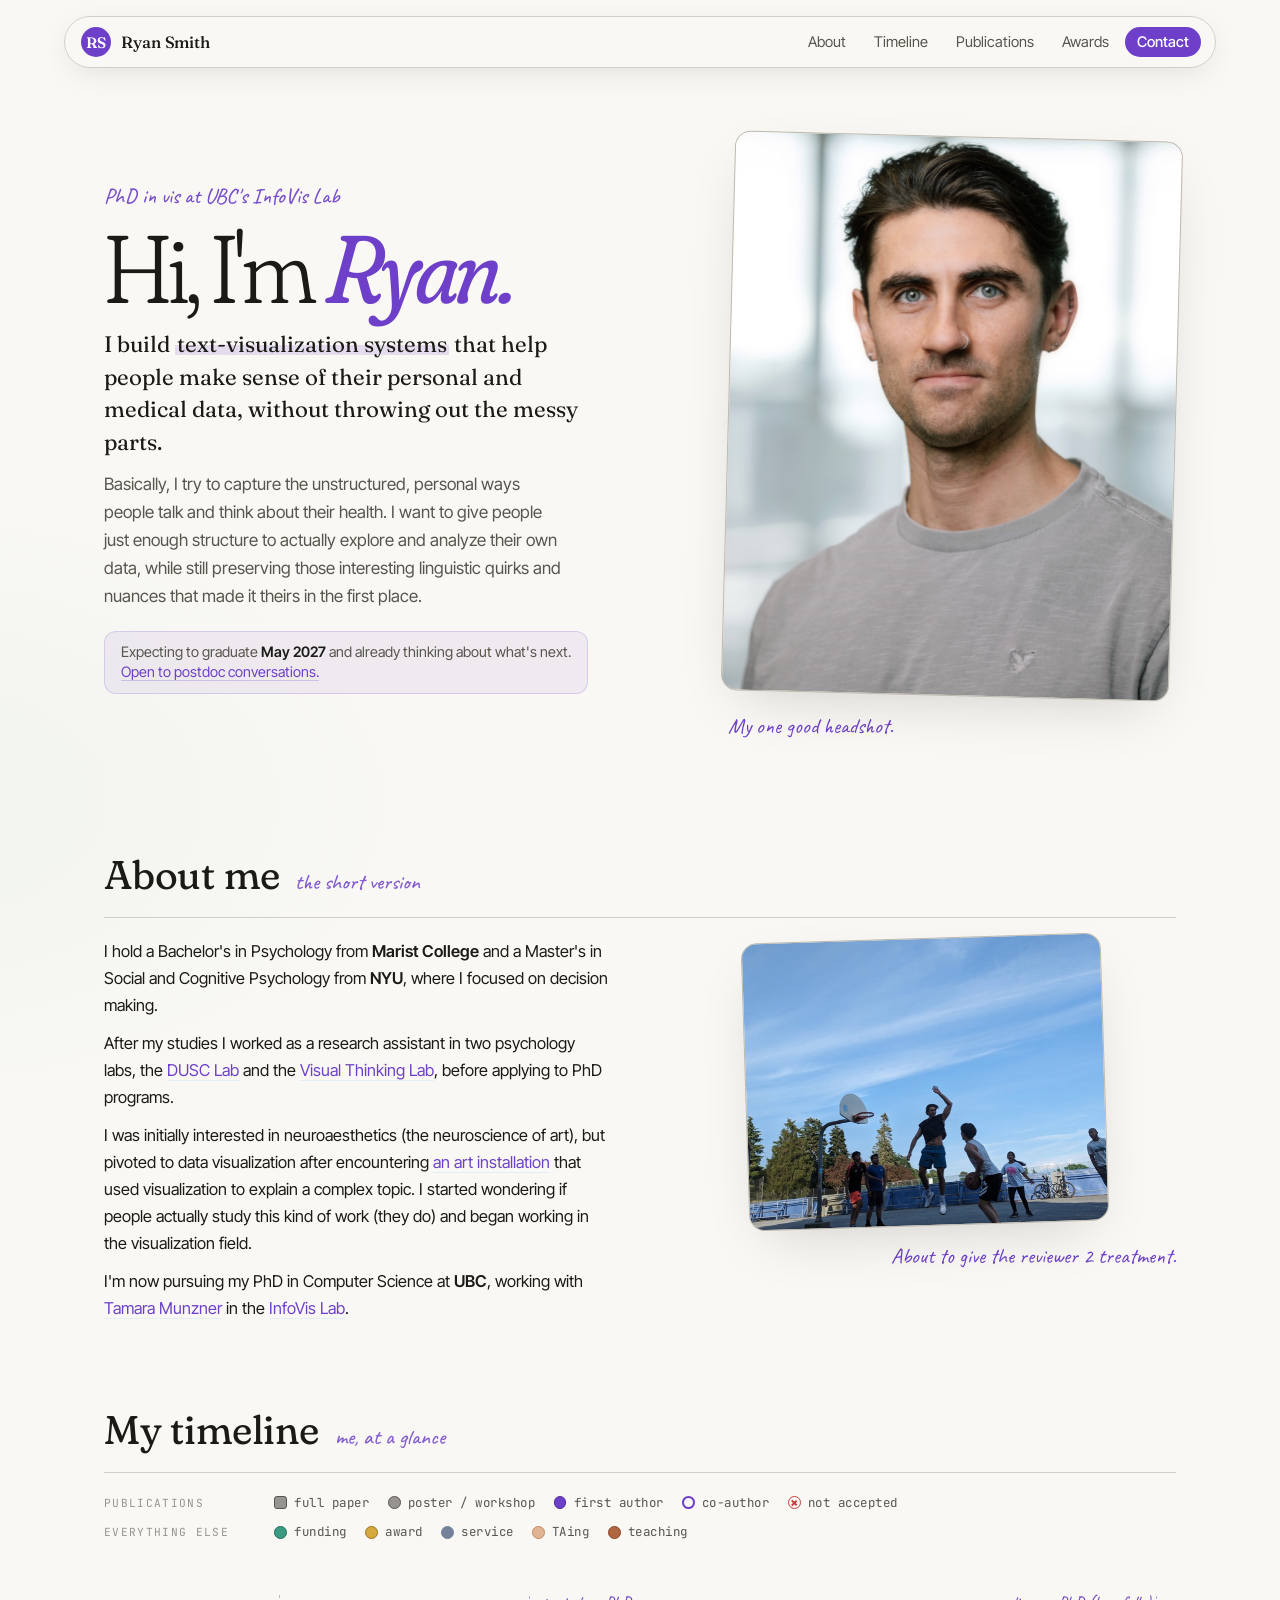
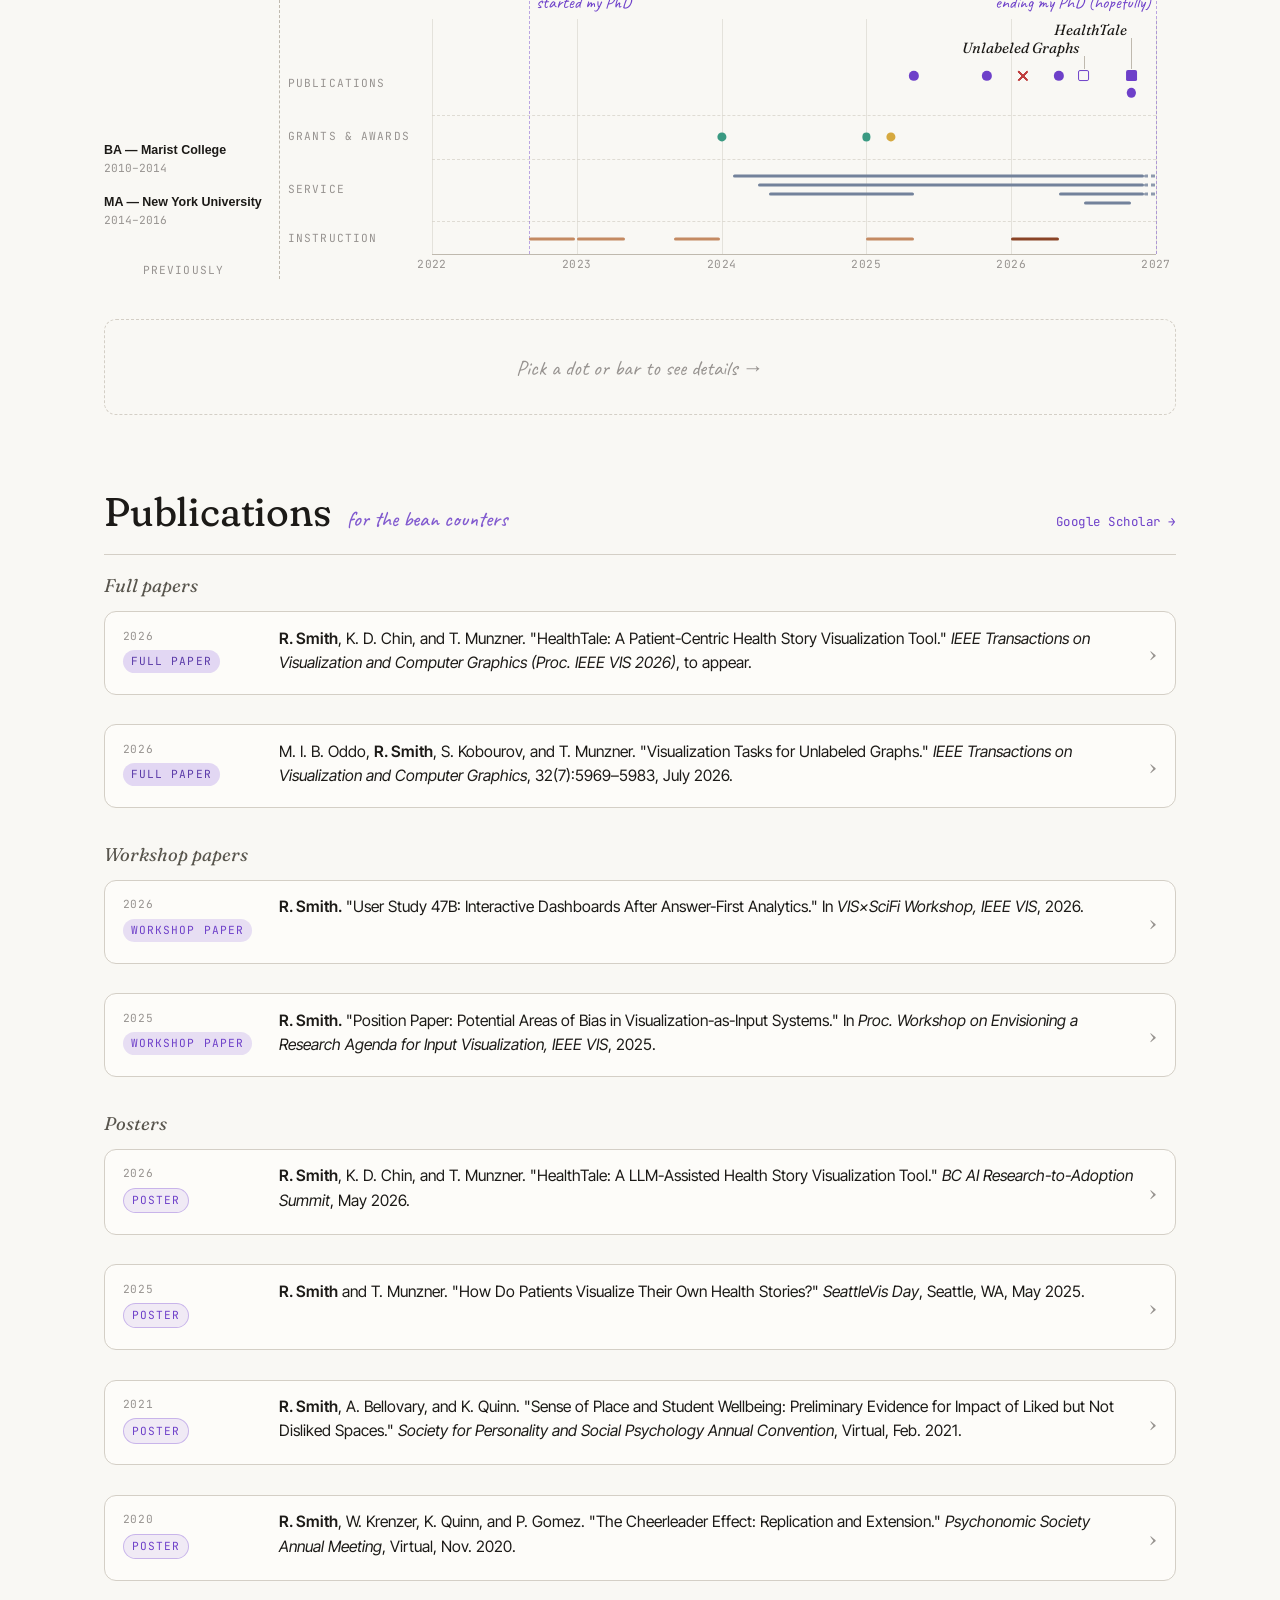
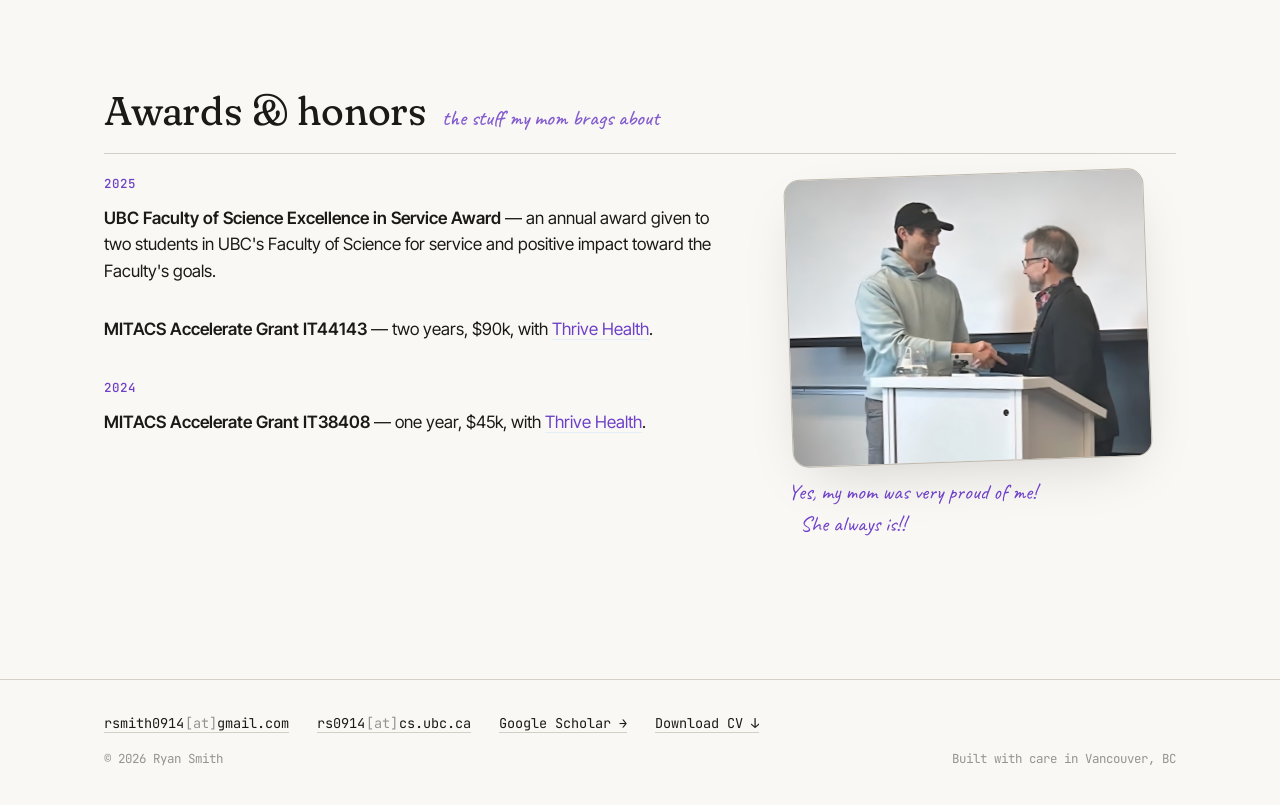
<file: index.html>
<!DOCTYPE html>
<html lang="en">
<head>
<meta charset="UTF-8" />
<meta name="viewport" content="width=device-width, initial-scale=1.0" />
<title>Ryan Smith — PhD Candidate, Data Visualization, UBC Computer Science</title>
<meta name="description" content="Ryan Smith — PhD candidate in Computer Science at the University of British Columbia (UBC), working in the InfoVis Lab on text visualization for personal and medical data, human-computer interaction (HCI), and health communication." />
<meta name="keywords" content="Ryan Smith, UBC, University of British Columbia, Computer Science, PhD, data visualization, information visualization, InfoVis, HCI, human-computer interaction, health data, text visualization, patient-centric visualization" />
<meta name="author" content="Ryan Smith" />
<meta name="theme-color" content="#f9f8f4" />

<!-- Favicons (v2 query string busts the old cached yellow icon) -->
<link rel="icon" type="image/svg+xml" href="favicon.svg?v=3" />
<link rel="icon" type="image/png" sizes="32x32" href="favicon-32.png?v=3" />
<link rel="apple-touch-icon" sizes="180x180" href="apple-touch-icon.png?v=3" />

<!-- Canonical -->
<link rel="canonical" href="https://ryansmithphd.com/" />

<!-- Open Graph -->
<meta property="og:type" content="website" />
<meta property="og:url" content="https://ryansmithphd.com/" />
<meta property="og:title" content="Ryan Smith — PhD Candidate, Data Visualization, UBC Computer Science" />
<meta property="og:description" content="PhD candidate in Computer Science at UBC's InfoVis Lab. Visualizing text so people can make sense of their personal and medical data." />
<meta property="og:image" content="https://ryansmithphd.com/og-image.png?v=2026-10" />
<meta property="og:image:width" content="1200" />
<meta property="og:image:height" content="630" />
<meta property="og:image:alt" content="Ryan Smith — PhD Candidate at UBC's InfoVis Lab. Text-visualization systems for making sense of personal and medical data." />

<!-- Twitter / X -->
<meta name="twitter:card" content="summary_large_image" />
<meta name="twitter:title" content="Ryan Smith — PhD Candidate, Data Visualization, UBC Computer Science" />
<meta name="twitter:description" content="PhD candidate in Computer Science at UBC's InfoVis Lab. Visualizing text so people can make sense of their personal and medical data." />
<meta name="twitter:image" content="https://ryansmithphd.com/og-image.png?v=2026-10" />

<!-- Structured data: Person schema helps Google recognize this as an
     identity page (side knowledge panel, disambiguation from other
     "Ryan Smith"s). Add more sameAs URLs as you have them (Google Scholar,
     ORCID, LinkedIn, DBLP, Semantic Scholar). -->
<script type="application/ld+json">
{
  "@context": "https://schema.org",
  "@type": "Person",
  "name": "Ryan Smith",
  "url": "https://ryansmithphd.com/",
  "image": "https://ryansmithphd.com/og-image.png?v=2026-10",
  "jobTitle": "PhD Candidate in Computer Science",
  "description": "PhD candidate in Computer Science at the University of British Columbia, working in the InfoVis Lab on text visualization for personal and medical data and human-computer interaction.",
  "knowsAbout": [
    "Data Visualization",
    "Information Visualization",
    "Text Visualization",
    "Human-Computer Interaction",
    "Health Informatics",
    "Patient-Centric Visualization"
  ],
  "affiliation": {
    "@type": "CollegeOrUniversity",
    "name": "University of British Columbia — Department of Computer Science",
    "url": "https://www.cs.ubc.ca/"
  },
  "sameAs": [
    "https://scholar.google.ca/citations?user=VAehdmkAAAAJ",
    "https://github.com/rsmith0914"
  ]
}
</script>

<!-- Fonts: Fraunces (display) + Inter Tight (body) + Caveat (handwritten asides) + JetBrains Mono (labels) -->
<link rel="preconnect" href="https://fonts.googleapis.com">
<link rel="preconnect" href="https://fonts.gstatic.com" crossorigin>
<link href="https://fonts.googleapis.com/css2?family=Fraunces:ital,opsz,wght,SOFT,WONK@0,9..144,300..900,0..100,0..1;1,9..144,300..900,0..100,0..1&family=Caveat:wght@400..700&family=Inter+Tight:wght@400;500;600&family=JetBrains+Mono:wght@400;500&display=swap" rel="stylesheet">

<!-- Bump ?v= on deploy so a new index.html never pairs with a cached old CSS/JS -->
<link rel="stylesheet" href="style.css?v=2026-10-27" />
<script src="script.js?v=2026-10-27" defer></script>
</head>
<body>

<!-- Floating nav -->
<nav class="nav" aria-label="Primary">
  <a href="#top" class="nav__brand">
    <span class="nav__brand-mark">RS</span>
    <span class="nav__brand-text">Ryan Smith</span>
  </a>
  <button class="nav__toggle" aria-expanded="false" aria-controls="nav-links" aria-label="Toggle menu">
    <span></span><span></span>
  </button>
  <ul class="nav__links" id="nav-links">
    <li><a href="#about">About</a></li>
    <li><a href="#publications">Timeline</a></li>
    <li><a href="#publist">Publications</a></li>
    <li><a href="#awards">Awards</a></li>
    <li><a href="#contact" class="nav__cta">Contact</a></li>
  </ul>
</nav>

<main id="top">

  <!-- HERO -->
  <header class="hero">
    <div class="hero__grid">
      <div class="hero__intro">
        <p class="hero__eyebrow aside" data-aside>
          <span class="ink">PhD in vis at UBC's InfoVis Lab</span>
        </p>
        <h1 class="hero__title">
          Hi, I'm <em>Ryan.</em>
        </h1>
        <p class="hero__lede">
          I build <mark>text-visualization systems</mark> that help people make sense of their personal and medical data, without throwing out the messy parts.
        </p>
        <p class="hero__sub">
          Basically, I try to capture the unstructured, personal ways people talk and think about their health. I want to give people just enough structure to actually explore and analyze their own data, while still preserving those interesting linguistic quirks and nuances that made it theirs in the first place.
        </p>
        <p class="hero__announce">
          Expecting to graduate <strong>May 2027</strong> and already thinking about what's next.<br>
          <a href="mailto:rs0914@cs.ubc.ca">Open to postdoc conversations.</a>
        </p>
      </div>

      <figure class="hero__photo">
        <div class="hero__photo-frame">
          <img src="images/main.jpg" alt="Ryan Smith portrait" width="898" height="1350" fetchpriority="high" />
        </div>
        <figcaption class="aside" data-aside>
          <span class="ink">My one good headshot.</span>
        </figcaption>
      </figure>
    </div>

  </header>

  <!-- ABOUT -->
  <section id="about" class="section section--about">
    <div class="section__head">
      <h2 class="section__title">About me</h2>
      <p class="section__sub aside" data-aside><span class="ink">the short version</span></p>
    </div>

    <div class="about__grid">
      <div class="about__body">
        <p>
          I hold a Bachelor's in Psychology from <strong>Marist College</strong> and a Master's in Social and Cognitive Psychology from <strong>NYU</strong>, where I focused on decision making.
        </p>
        <p>
          After my studies I worked as a research assistant in two psychology labs, the <a href="https://kimberlyquinn.net/#:~:text=About-,DUSC%20Lab,-Research" target="_blank" rel="noopener">DUSC Lab</a> and the <a href="https://visualthinking.psych.northwestern.edu/" target="_blank" rel="noopener">Visual Thinking Lab</a>, before applying to PhD programs.
        </p>
        <p>
          I was initially interested in neuroaesthetics (the neuroscience of art), but pivoted to data visualization after encountering <a href="https://c4sr.columbia.edu/projects/homophily-urban-history-algorithm" target="_blank" rel="noopener">an art installation</a> that used visualization to explain a complex topic. I started wondering if people actually study this kind of work (they do) and began working in the visualization field.
        </p>
        <p>
          I'm now pursuing my PhD in Computer Science at <strong>UBC</strong>, working with <a href="https://www.cs.ubc.ca/~tmm/" target="_blank" rel="noopener">Tamara Munzner</a> in the <a href="https://www.cs.ubc.ca/group/infovis/" target="_blank" rel="noopener">InfoVis Lab</a>.
        </p>
      </div>

      <figure class="about__photo">
        <div class="about__photo-frame">
          <img src="images/basketball.jpg" alt="Ryan playing basketball" width="677" height="900" loading="lazy" decoding="async" />
        </div>
        <figcaption class="aside aside--right aside--oneline" data-aside>
          <span class="ink">About to give the reviewer 2 treatment.</span>
        </figcaption>
      </figure>
    </div>
  </section>

  <!-- TIMELINE: publications, talks, grants, awards -->
  <section id="publications" class="section section--timeline">
    <div class="section__head">
      <h2 class="section__title">My timeline</h2>
      <p class="section__sub aside" data-aside><span class="ink">me, at a glance</span></p>
    </div>

    <!-- Legend -->
    <div class="timeline__legend" aria-label="Legend">
      <ul class="timeline__legend-row" aria-label="Publications">
        <li class="timeline__legend-head">publications</li>
        <li><span class="swatch swatch--publication swatch--full"></span> full paper</li>
        <li><span class="swatch swatch--publication"></span> poster / workshop</li>
        <li><span class="swatch swatch--publication swatch--solid"></span> first author</li>
        <li><span class="swatch swatch--publication swatch--coauthor"></span> co-author</li>
        <li><span class="swatch swatch--rejection"></span> not accepted</li>
      </ul>
      <ul class="timeline__legend-row" aria-label="Everything else">
        <li class="timeline__legend-head">everything else</li>
        <li><span class="swatch swatch--funding"></span> funding</li>
        <li><span class="swatch swatch--award"></span> award</li>
        <li><span class="swatch swatch--service"></span> service</li>
        <li><span class="swatch swatch--ta"></span> TAing</li>
        <li><span class="swatch swatch--teaching"></span> teaching</li>
      </ul>
    </div>

    <!-- Timeline — populated from the data list below via JS -->
    <div class="timeline" id="timeline" aria-live="polite"></div>

    <!-- Detail panel — shows the selected item -->
    <div class="timeline__detail" id="timeline-detail" tabindex="-1"></div>

    <!-- Data source: edit this list to add new entries. JS reads it on load. -->
    <ol class="timeline__data" id="timeline-data" hidden>

      <!-- PhD timeline bar replaced by hand-drawn "started my PhD" /
           "ending my PhD (hopefully)" annotations. BA + MA remain so they
           render in the "previously" panel (pre-2019 entries). -->

      <!-- ── Education (pre-2019, rendered in "previously" panel) ──── -->
      <li data-year="2010" data-year-end="2014" data-kind="education" data-title="BA — Marist College">
        <p><strong>Marist College</strong> — Poughkeepsie, NY</p>
        <p>BA, Psychology · Dual minor in Communication &amp; Business<br>
        <em>Sep 2010 – May 2014</em></p>
      </li>

      <li data-year="2014" data-year-end="2016" data-kind="education" data-title="MA — New York University">
        <p><strong>New York University</strong> — New York, NY</p>
        <p>MA, Psychology · Focus: Cognitive &amp; Social Psychology<br>
        <em>2014 – 2016</em></p>
      </li>

      <!-- ── Research positions (bars) ──────────────────────────────── -->
      <li data-year="2019.67" data-year-end="2022.33" data-notimeline data-kind="research" data-title="Research Assistant — DePaul University Social Cognition Lab">
        <p><strong>DePaul University Social Cognition Lab</strong> — Chicago, IL</p>
        <p>Volunteer Research Assistant · PI: Dr. Kimberly Quinn<br>
        <em>Sep 2019 – May 2022</em></p>
      </li>

      <li data-year="2020.08" data-year-end="2022.33" data-notimeline data-kind="research" data-title="Research Assistant — Visual Thinking Lab, Northwestern University">
        <p><strong>Visual Thinking Lab, Northwestern University</strong> — Evanston, IL</p>
        <p>Volunteer Research Assistant · PI: Dr. Steven Franconeri<br>
        <em>Feb 2020 – May 2022</em></p>
      </li>

      <!-- ── Talks (dots) ──────────────────────────────────────────── -->
      <li data-year="2020.83" data-kind="talk" data-role="primary" data-notimeline data-pubtype="poster" data-title="The Cheerleader Effect: Replication and Extension">
        <p><strong>R. Smith</strong>, W. Krenzer, K. Quinn, and P. Gomez. "The Cheerleader Effect: Replication and Extension." <em>Psychonomic Society Annual Meeting</em>, Virtual, Nov. 2020.</p>
        <p class="detail__links">
          <a href="cheerleader-effect-poster.pdf" target="_blank" rel="noopener">PDF</a>
        </p>
      </li>

      <li data-year="2021.08" data-kind="talk" data-role="primary" data-notimeline data-pubtype="poster" data-title="Sense of Place and Student Wellbeing">
        <p><strong>R. Smith</strong>, A. Bellovary, and K. Quinn. "Sense of Place and Student Wellbeing: Preliminary Evidence for Impact of Liked but Not Disliked Spaces." <em>Society for Personality and Social Psychology Annual Convention</em>, Virtual, Feb. 2021.</p>
        <p class="detail__links">
          <a href="sense-of-place-poster.pdf" target="_blank" rel="noopener">PDF</a>
        </p>
      </li>

      <li data-year="2025.33" data-kind="talk" data-role="primary" data-pubtype="poster" data-title="How Do Patients Visualize Their Own Health Stories">
        <p><strong>R. Smith</strong> and T. Munzner. "How Do Patients Visualize Their Own Health Stories?" <em>SeattleVis Day</em>, Seattle, WA, May 2025.</p>
        <p class="detail__links">
          <a href="health-stories-poster.pdf" target="_blank" rel="noopener">PDF</a>
        </p>
      </li>

      <li data-year="2026.33" data-kind="talk" data-role="primary" data-pubtype="poster" data-title="HealthTale: A LLM-Assisted Health Story Visualization Tool">
        <p><strong>R. Smith</strong>, K. D. Chin, and T. Munzner. "HealthTale: A LLM-Assisted Health Story Visualization Tool." <em>BC AI Research-to-Adoption Summit</em>, May 2026.</p>
        <p class="detail__links">
          <a href="healthtale-poster.pdf" target="_blank" rel="noopener">PDF</a>
        </p>
      </li>

      <!-- ── Teaching assistantships (bars — each term is a range) ─── -->
      <li data-year="2022.67" data-year-end="2022.99" data-kind="ta" data-title="Teaching Assistant — CPSC 100">
        <p><strong>Teaching Assistant</strong> — CPSC 100: Computational Thinking<br>
        University of British Columbia · <em>Winter 1 2022 (Sep – Dec 2022)</em></p>
      </li>

      <li data-year="2023" data-year-end="2023.33" data-kind="ta" data-title="Teaching Assistant — CPSC 103">
        <p><strong>Teaching Assistant</strong> — CPSC 103: Introduction to Systematic Program Design<br>
        University of British Columbia · <em>Winter 2 2023 (Jan – Apr 2023)</em></p>
      </li>

      <li data-year="2023.67" data-year-end="2023.99" data-kind="ta" data-title="Teaching Assistant — CPSC 447 (2023)">
        <p><strong>Teaching Assistant</strong> — CPSC 447: Introduction to Visualization<br>
        University of British Columbia · <em>Winter 1 2023 (Sep – Dec 2023)</em></p>
      </li>

      <li data-year="2025" data-year-end="2025.33" data-kind="ta" data-title="Teaching Assistant — CPSC 447 (2025)">
        <p><strong>Teaching Assistant</strong> — CPSC 447: Introduction to Visualization<br>
        University of British Columbia · <em>Winter 2 2025 (Jan – Apr 2025)</em></p>
      </li>

      <!-- ── Grants (dots) ─────────────────────────────────────────── -->
      <li data-year="2024" data-kind="grant" data-title="MITACS Grant IT38408">
        <p><strong>MITACS Grant IT38408</strong> — a one-year, $45k grant to collaborate with industry partner Thrive Health.</p>
      </li>

      <!-- ── Service (bars) ────────────────────────────────────────── -->
      <li data-year="2024.08" data-year-end="2027" data-kind="service" data-title="CUPE 2278 TA Union Steward — Computer Science">
        <p><strong>CUPE 2278 TA Union Steward</strong> — Computer Science Department, UBC<br>
        <em>Feb 2024 – present</em></p>
      </li>

      <li data-year="2024.25" data-year-end="2027" data-kind="service" data-title="Graduate Student Society Councillor — Executive Oversight Committee">
        <p><strong>Graduate Student Society Councillor</strong> — Executive Oversight Committee, UBC<br>
        <em>Apr 2024 – present</em></p>
      </li>

      <li data-year="2024.33" data-year-end="2025.33" data-kind="service" data-title="CS Graduate Student Association Vice President">
        <p><strong>Computer Science Graduate Student Association</strong><br>
        Vice President · <em>May 2024 – May 2025</em></p>
      </li>

      <!-- ── Paper, grant, award (2025) ─────────────────────────────── -->
      <li data-year="2025.83" data-kind="paper" data-role="primary" data-pubtype="workshop" data-title="Position Paper: Potential Areas of Bias in Visualization-as-Input Systems" data-teaser="images/smith2025-inputviz-teaser.png">
        <p><strong>R. Smith.</strong> "Position Paper: Potential Areas of Bias in Visualization-as-Input Systems." In <em>Proc. Workshop on Envisioning a Research Agenda for Input Visualization, IEEE VIS</em>, 2025.</p>
        <p class="detail__links">
          <a href="https://osf.io/xvbu4/files/v3bu4" target="_blank" rel="noopener">OSF</a>
          <span aria-hidden="true">·</span>
          <a href="smith2025-inputviz.pdf" target="_blank" rel="noopener">PDF</a>
        </p>
        <div class="pub__abstract" hidden>Visualizations are typically seen as tools for interpreting and analyzing data, yet in visualization-as-input systems, where users enter information directly into a visual interface, the structure of the visualization may actively shape the data input by the user. This paper argues that visual aspects such as Scaffolding Elements (e.g., axes, ranges, and labels) and Anchor Points (e.g., visualized data) influence what users perceive as appropriate, complete, and accurate input. I outline a high level research agenda for the community to empirically study how these structural aspects guide user input. By reframing visualization-as-input as a dynamic way to elicit data, I highlight the need for design strategies that mitigate bias and promote more authentic and representative user data.</div>
      </li>

      <li data-year="2025" data-kind="grant" data-title="MITACS Grant IT44143">
        <p><strong>MITACS Grant IT44143</strong> — a two-year, $90k grant to collaborate with industry partner <a href="https://www.thrive.health/" target="_blank" rel="noopener">Thrive Health</a>.</p>
      </li>

      <li data-year="2025.17" data-kind="award" data-title="UBC Faculty of Science Excellence in Service Award">
        <p><strong>UBC Faculty of Science Excellence in Service Award</strong> — an annual award given to two students in UBC's Faculty of Science for service and positive impact toward the Faculty's goals.</p>
      </li>

      <!-- ── 2026 ────────────────────────────────────────────────────── -->
      <li data-year="2026" data-year-end="2026.33" data-kind="teaching" data-title="Lecturer — COGS 303: Research Methods in Cognitive Systems">
        <p><strong>Lecturer</strong> — COGS 303: Research Methods in Cognitive Systems<br>
        Cognitive Systems Program, UBC<br>
        <em>Jan 2026 – May 2026</em></p>
      </li>

      <li data-year="2026.33" data-year-end="2027.33" data-kind="service" data-title="CS Graduate Student Association President">
        <p><strong>Computer Science Graduate Student Association</strong><br>
        President · <em>May 2026 – May 2027</em></p>
      </li>

      <li data-year="2026.5" data-year-end="2026.83" data-kind="service" data-title="Social Chair — IEEE VIS 2026">
        <p><strong>Social Chair</strong> — IEEE VIS 2026 Organizing Committee<br>
        <em>Jul 2026 – Nov 2026</em></p>
      </li>

      <li data-year="2026.08" data-kind="rejection" data-title="CHI 2026 Submission — Not Accepted">
        <p><strong>CHI 2026 Submission</strong> — submitted Feb 2026; not accepted.</p>
        <p>The work has since been broken up and redistributed into other active submissions. Details withheld pending anonymous review.</p>
      </li>

      <li data-year="2026.5" data-kind="paper" data-role="secondary" data-pubtype="full" data-title="Visualization Tasks for Unlabeled Graphs" data-short="Unlabeled Graphs" data-teaser="images/oddo2026-unlabeled-graphs-teaser.png">
        <p>M. I. B. Oddo, <strong>R. Smith</strong>, S. Kobourov, and T. Munzner. "Visualization Tasks for Unlabeled Graphs." <em>IEEE Transactions on Visualization and Computer Graphics</em>, 32(7):5969–5983, July 2026.</p>
        <p class="detail__links">
          <a href="https://ieeexplore.ieee.org/abstract/document/11449464" target="_blank" rel="noopener">IEEE Xplore</a>
          <span aria-hidden="true">·</span>
          <a href="https://doi.org/10.1109/TVCG.2026.3676348" target="_blank" rel="noopener">DOI</a>
          <span aria-hidden="true">·</span>
          <a href="https://osf.io/e23mr" target="_blank" rel="noopener">Supplemental</a>
        </p>
        <div class="pub__abstract" hidden>We investigate tasks that can be accomplished with unlabeled graphs, which are graphs with nodes that do not have persistent or semantically meaningful labels attached. New visualization techniques to represent unlabeled graphs have been proposed, but more understanding of unlabeled graph tasks is required before these techniques can be adequately evaluated. Some network visualization tasks apply to both labeled and unlabeled graphs, but many do not translate between these contexts. We propose a data abstraction model that distinguishes the Unlabeled context from the increasingly semantically rich Labeled, Attributed, and Augmented contexts. We filter tasks collected and gleaned from the literature according to our data abstraction and analyze the surfaced tasks, leading to a taxonomy of abstract tasks for unlabeled graphs. Our task taxonomy is organized according to the Target data under consideration, the Action intended by the user, and the Scope of the data at play. We show the descriptive power of this task abstraction by connecting to concrete examples from previous frameworks, and connecting these abstractions to real-world problems. To showcase the evaluative power of the taxonomy, we perform a preliminary assessment across 6 different network visualization idioms for each task. For each combination of task and visual encoding, we consider the effort required from viewers, the likelihood of task success, and how both factors vary between small-scale and large-scale graphs.</div>
      </li>

      <li data-year="2026.83" data-kind="paper" data-role="primary" data-pubtype="full" data-title="HealthTale: A Patient-Centric Health Story Visualization Tool" data-short="HealthTale" data-teaser="images/smith2026-healthtale-teaser.jpg">
        <p><strong>R. Smith</strong>, K. D. Chin, and T. Munzner. "HealthTale: A Patient-Centric Health Story Visualization Tool." <em>IEEE Transactions on Visualization and Computer Graphics (Proc. IEEE VIS 2026)</em>, to appear.</p>
        <p class="detail__links">
          <a href="https://arxiv.org/abs/2605.20207" target="_blank" rel="noopener">arXiv</a>
          <span aria-hidden="true">·</span>
          <a href="https://arxiv.org/pdf/2605.20207" target="_blank" rel="noopener">PDF</a>
        </p>
        <div class="pub__abstract" hidden>Patients often struggle to communicate coherent accounts of their health histories during time-constrained clinical encounters. These accounts, which we refer to as health stories, include both clinical events and lived experiences. Existing systems prioritize structured, clinician-centered data and provide limited support for eliciting and communicating patient-generated narratives. We present HealthTale, a patient-centric visualization system designed to elicit health stories from patients and structure them to facilitate communication during initial clinical conversations. Its design arises from a multi-stage qualitative investigation across domain expert discussions (n = 3), online narratives (n = 20), patient (n = 11) and clinician (n = 6) interviews, and elicited health stories (n = 22), identifying recurring patterns in how individuals construct and communicate their health stories. HealthTale transforms freeform narratives into structured timeline representations, grounded in a data abstraction that models health stories as events grouped by health concern and time. The abstraction captures both clinical and contextual information while accommodating temporally imprecise data and non-linear distributions of events across time. Through evaluation with patients (n = 34) and clinicians (n = 3), we find that HealthTale supports recall, organization, and self-advocacy, while enabling clinicians to rapidly interpret patient-generated narratives and establish a shared understanding.</div>
      </li>

      <li data-year="2026.83" data-kind="paper" data-role="primary" data-pubtype="workshop" data-title="User Study 47B: Interactive Dashboards After Answer-First Analytics" data-teaser="images/smith2026-userstudy47b-teaser.png">
        <p><strong>R. Smith.</strong> "User Study 47B: Interactive Dashboards After Answer-First Analytics." In <em>VIS×SciFi Workshop, IEEE VIS</em>, 2026.</p>
        <p class="detail__links">
          <a href="smith2026-userstudy47b.pdf" target="_blank" rel="noopener">PDF</a>
        </p>
        <div class="pub__abstract" hidden>In 2054, most analytic workflows begin with an answer and conclude before anyone has been required to look at the data, an arrangement generally regarded as progress. We report User Study 47B, an evaluation of a legacy interactive dashboard with participants accustomed to answer-first systems. Participants often treated interaction as analysis the system had failed to finish and interpretive ambiguity as an interface awaiting a finalized answer. These responses reverse two familiar visualization values: agency begins to resemble labor, and interpretive openness begins to resemble poor interface quality. We use these findings to ask how visualization can make looking at data feel worthwhile and how it should fit workflows where users begin by uploading data and asking for an answer. This remains a viable direction for the field, although perhaps not the one envisioned in its grant proposals.</div>
      </li>


    </ol>

  </section>

  <!-- PUBLICATIONS LIST -->
  <section id="publist" class="section section--publist">
    <div class="section__head">
      <h2 class="section__title">Publications</h2>
      <p class="section__sub aside" data-aside><span class="ink">for the bean counters</span></p>
      <a class="section__link" href="https://scholar.google.ca/citations?user=VAehdmkAAAAJ&amp;hl=en" target="_blank" rel="noopener">Google Scholar&nbsp;→</a>
    </div>
    <div class="publist__group">
      <div class="publist__sub" data-pubgroup="full">
        <h3 class="publist__subtitle">Full papers</h3>
        <ol class="publist__list"></ol>
      </div>
      <div class="publist__sub" data-pubgroup="workshop">
        <h3 class="publist__subtitle">Workshop papers</h3>
        <ol class="publist__list"></ol>
      </div>
      <div class="publist__sub" data-pubgroup="poster">
        <h3 class="publist__subtitle">Posters</h3>
        <ol class="publist__list"></ol>
      </div>
    </div>
  </section>

  <!-- AWARDS & HONORS -->
  <section id="awards" class="section section--awards">
    <div class="section__head">
      <h2 class="section__title">Awards &amp; honors</h2>
      <p class="section__sub aside" data-aside><span class="ink">the stuff my mom brags about</span></p>
    </div>

    <div class="awards__grid">
      <div class="awards__body">
        <div class="awards__year">
          <h3 class="awards__year-label">2025</h3>
          <ul class="publist__list awards__list">
            <li class="publist__item">
              <p><strong>UBC Faculty of Science Excellence in Service Award</strong> — an annual award given to two students in UBC's Faculty of Science for service and positive impact toward the Faculty's goals.</p>
            </li>
            <li class="publist__item">
              <p><strong>MITACS Accelerate Grant IT44143</strong> — two years, $90k, with <a href="https://www.thrive.health/" target="_blank" rel="noopener">Thrive Health</a>.</p>
            </li>
          </ul>
        </div>
        <div class="awards__year">
          <h3 class="awards__year-label">2024</h3>
          <ul class="publist__list awards__list">
            <li class="publist__item">
              <p><strong>MITACS Accelerate Grant IT38408</strong> — one year, $45k, with <a href="https://www.thrive.health/" target="_blank" rel="noopener">Thrive Health</a>.</p>
            </li>
          </ul>
        </div>
      </div>

      <figure class="service__photo">
        <div class="service__photo-frame">
          <img src="images/awards.jpg" alt="Ryan receiving the UBC Faculty of Science Excellence in Service Award" width="734" height="900" loading="lazy" decoding="async" />
        </div>
        <figcaption class="aside aside--stack aside--oneline" data-aside>
          <span><span class="ink">Yes, my mom was very proud of me!</span></span>
          <span><span class="ink">She always is!!</span></span>
        </figcaption>
      </figure>
    </div>
  </section>

</main>

<!-- FOOTER doubles as contact (nav "Contact" lands here) -->
<footer class="footer" id="contact">
  <div class="footer__inner">
    <ul class="footer__links" aria-label="Contact">
      <li><a href="mailto:rsmith0914@gmail.com">rsmith0914<span class="at">[at]</span>gmail.com</a></li>
      <li><a href="mailto:rs0914@cs.ubc.ca">rs0914<span class="at">[at]</span>cs.ubc.ca</a></li>
      <li><a href="https://scholar.google.ca/citations?user=VAehdmkAAAAJ&amp;hl=en" target="_blank" rel="noopener">Google Scholar&nbsp;→</a></li>
      <li><a href="cv.pdf" download>Download CV&nbsp;↓</a></li>
    </ul>
    <div class="footer__meta">
      <p>&copy; <span id="year"></span> Ryan Smith</p>
      <p>Built with care in Vancouver, BC</p>
    </div>
  </div>
</footer>

</body>
</html>
</file>
<file: style.css>
/* ==========================================================================
   Ryan Smith PhD — styles
   Light, playful-professional, dataviz-adjacent
   ========================================================================== */

:root {
  /* ground / surface */
  --bg:          #f9f8f4;
  --bg-elev:    #f0eee8;
  --bg-card:    #e8e5de;
  --border:     #d4cfc6;
  --border-hi:  #bfb9ae;

  /* text */
  --fg:         #1c1a17;
  --fg-dim:     #58554d;
  --fg-muted:   #979390;

  /* accents */
  --accent:     #6e40c9;      /* warm purple */
  --accent-hi:  #7e52d8;
  --accent-ink: #ffffff;
  --mark:       #c9b0f4;
  --link:       #6e40c9;
  --link-hi:    #7e52d8;

  /* spots — used sparingly */
  --teal:       #16856e;
  --rose:       #c04040;

  /* type */
  --font-display: 'Fraunces', 'Iowan Old Style', 'Georgia', serif;
  --font-body:    'Inter Tight', ui-sans-serif, system-ui, -apple-system, 'Segoe UI', sans-serif;
  --font-hand:    'Caveat', 'Marker Felt', cursive;
  --font-mono:    'JetBrains Mono', ui-monospace, Menlo, monospace;

  /* rhythm */
  --maxw:        72rem;
  --gutter:      clamp(1.25rem, 4vw, 2.5rem);
  --section-pad: clamp(2.25rem, 5vw, 4rem);

  /* motion */
  --ease: cubic-bezier(.2,.7,.2,1);
}

/* ---------- base ---------- */
*, *::before, *::after { box-sizing: border-box; }
html { scroll-behavior: smooth; }
html, body { margin: 0; padding: 0; }

body {
  font-family: var(--font-body);
  font-size: 17px;
  line-height: 1.65;
  color: var(--fg);
  background: var(--bg);
  background-image:
    radial-gradient(1200px 600px at 85% -10%, rgba(110,64,201,.06), transparent 60%),
    radial-gradient(900px 500px at -10% 20%, rgba(22,133,110,.04), transparent 60%);
  /* background-attachment: fixed removed — caused scroll jank on mobile */
  -webkit-font-smoothing: antialiased;
  -moz-osx-font-smoothing: grayscale;
  overflow-x: hidden;
}

html { overflow-x: hidden; }

::selection { background: var(--accent); color: var(--accent-ink); }

a { color: var(--link); text-decoration: none; border-bottom: 1px solid rgba(158,207,255,.25); transition: color .2s var(--ease), border-color .2s var(--ease); }
a:hover { color: var(--link-hi); border-bottom-color: var(--link-hi); }

strong { color: var(--fg); font-weight: 600; }
em { font-style: italic; color: var(--fg); }

mark {
  background: linear-gradient(180deg, transparent 55%, rgba(110,64,201,.15) 55%, rgba(110,64,201,.15) 90%, transparent 90%);
  color: inherit;
  padding: 0 .1em;
}

img { max-width: 100%; display: block; }

/* grain overlay removed — mix-blend-mode + fixed position caused repaint on every scroll */
.grain { display: none; }

/* ---------- nav ---------- */
.nav {
  position: fixed;
  top: 1rem;
  left: 50%;
  transform: translateX(-50%);
  width: min(calc(100vw - 1rem), var(--maxw));
  max-width: calc(100vw - 1rem);
  z-index: 100;
  display: flex;
  align-items: center;
  justify-content: space-between;
  gap: 1rem;
  padding: .625rem .875rem .625rem 1rem;
  background: rgba(249,248,244,.96);
  /* backdrop-filter removed — was the biggest scroll-perf cost on the page */
  border: 1px solid var(--border);
  border-radius: 999px;
  box-shadow: 0 8px 32px -8px rgba(0,0,0,.12);
}

.nav__brand {
  display: flex; align-items: center; gap: .625rem;
  color: var(--fg); border: none; font-weight: 500;
}
.nav__brand:hover { color: var(--accent); }
.nav__brand-mark {
  display: inline-grid; place-items: center;
  width: 1.9rem; height: 1.9rem;
  font-family: var(--font-display);
  font-weight: 600;
  font-size: .95rem;
  color: var(--accent-ink);
  background: var(--accent);
  border-radius: 999px;
  letter-spacing: .02em;
}
.nav__brand-text {
  font-family: var(--font-display);
  font-size: 1.02rem;
  letter-spacing: -.01em;
}

.nav__links {
  list-style: none;
  margin: 0; padding: 0;
  display: flex; align-items: center; gap: .25rem;
  font-size: .92rem;
}
.nav__links a {
  color: var(--fg-dim);
  padding: .4rem .75rem;
  border-radius: 999px;
  border: none;
  transition: color .2s var(--ease), background .2s var(--ease);
}
.nav__links a:hover { color: var(--fg); background: rgba(0,0,0,.05); }
.nav__links .nav__cta {
  color: var(--accent-ink) !important;
  background: var(--accent);
  font-weight: 500;
}
.nav__links .nav__cta:hover { background: var(--accent-hi); }

.nav__toggle {
  display: none;
  background: none; border: none; cursor: pointer;
  width: 2.25rem; height: 2.25rem;
  flex-direction: column; justify-content: center; align-items: center; gap: 5px;
  padding: 0;
}
.nav__toggle span {
  display: block; width: 20px; height: 1.5px;
  background: var(--fg);
  transition: transform .25s var(--ease), opacity .25s var(--ease);
}
.nav__toggle[aria-expanded="true"] span:nth-child(1) { transform: translateY(3.25px) rotate(45deg); }
.nav__toggle[aria-expanded="true"] span:nth-child(2) { transform: translateY(-3.25px) rotate(-45deg); }

@media (max-width: 780px) {
  .nav { padding: .5rem .5rem .5rem .875rem; }
  .nav__brand-text { display: none; }
  .nav__toggle { display: inline-flex; }
  .nav__links {
    position: absolute;
    top: calc(100% + .5rem);
    right: 0;
    flex-direction: column;
    align-items: stretch;
    background: rgba(249,248,244,.99);
    border: 1px solid var(--border);
    border-radius: 1.25rem;
    padding: .5rem;
    min-width: 12rem;
    box-shadow: 0 16px 48px -12px rgba(0,0,0,.14);
    max-height: 0; overflow: hidden; opacity: 0;
    transition: max-height .3s var(--ease), opacity .2s var(--ease), padding .3s var(--ease);
  }
  .nav__links.is-open {
    max-height: 420px; opacity: 1; padding: .5rem;
  }
  .nav__links a { display: block; }
}

/* ---------- layout ---------- */
main { max-width: var(--maxw); margin: 0 auto; padding: 0 var(--gutter); }

.section { padding-top: var(--section-pad); position: relative; }
.section:last-of-type { padding-bottom: var(--section-pad); }

.section__head {
  display: flex; align-items: baseline; gap: 1rem;
  margin-bottom: 1.25rem;
  padding-bottom: .55rem;
  border-bottom: 1px solid var(--border);
}
.section__num {
  display: none;
}
.section__title {
  font-family: var(--font-display);
  font-weight: 400;
  font-size: clamp(1.75rem, 3.5vw, 2.5rem);
  letter-spacing: -.005em;
  margin: 0;
  font-variation-settings: "SOFT" 100, "WONK" 1;
}
.section__sub {
  font-family: var(--font-hand);
  font-size: clamp(1rem, 1.4vw, 1.25rem);
  color: var(--fg-dim);
  margin: .15rem 0 0 .15rem;
  opacity: .85;
  font-weight: 500;
}

/* ---------- HERO ---------- */
.hero {
  /* clears the floating nav (≈4.5rem incl. its top offset) plus breathing room */
  padding-top: clamp(6.5rem, 11vw, 8.5rem);
  padding-bottom: clamp(1.25rem, 3vw, 2.5rem);
  position: relative;
}

.hero__grid {
  display: grid;
  grid-template-columns: 1.25fr 1fr;
  gap: clamp(1.5rem, 4vw, 3rem);
  align-items: center;
}

.hero__eyebrow {
  display: inline-flex; align-items: center; gap: .6rem;
  font-family: var(--font-mono);
  font-size: .8rem;
  color: var(--fg-dim);
  letter-spacing: .05em;
  text-transform: lowercase;
  margin: 0 0 1.5rem;
  padding: .4rem .8rem;
  background: var(--bg-elev);
  border: 1px solid var(--border);
  border-radius: 999px;
}
/* Handwritten override: when the eyebrow is also an aside, ditch the pill */
.hero__eyebrow.aside {
  display: block;
  font-family: var(--font-hand);
  font-size: clamp(1.15rem, 1.7vw, 1.5rem);
  font-weight: 500;
  color: var(--accent);
  letter-spacing: 0;
  text-transform: none;
  background: none;
  border: none;
  padding: 0;
  margin: 0 0 .75rem;
  opacity: .92;
}
.hero__eyebrow.aside .dot { display: none; }
.dot {
  width: .5rem; height: .5rem; border-radius: 50%;
  background: var(--teal);
  box-shadow: 0 0 0 0 rgba(22,133,110,.5);
  animation: pulse 2.5s var(--ease) infinite;
}
@keyframes pulse {
  0%, 100% { box-shadow: 0 0 0 0 rgba(22,133,110,.4); }
  50%      { box-shadow: 0 0 0 6px rgba(22,133,110,0); }
}

.hero__title {
  font-family: var(--font-display);
  font-weight: 300;
  font-size: clamp(3rem, 9vw, 6rem);
  line-height: .95;
  letter-spacing: -.04em;
  margin: 0 0 .9rem;
  font-variation-settings: "SOFT" 100, "WONK" 1, "opsz" 144;
}
.hero__title em {
  font-style: italic;
  font-weight: 400;
  color: var(--accent);
  font-variation-settings: "SOFT" 100, "WONK" 1, "opsz" 144;
}

.hero__lede {
  font-family: var(--font-display);
  font-size: clamp(1.15rem, 1.8vw, 1.4rem);
  line-height: 1.45;
  margin: 0 0 .75rem;
  color: var(--fg);
  font-weight: 400;
  max-width: 36ch;
}
.hero__sub {
  color: var(--fg-dim);
  margin: 0 0 1.25rem;
  max-width: 46ch;
}

.hero__actions {
  display: flex; flex-wrap: wrap; gap: .75rem;
}
.hero__announce {
  margin: .75rem 0 0;
  padding: .65rem 1rem;
  background: rgba(110,64,201,.07);
  border: 1px solid rgba(110,64,201,.18);
  border-radius: .75rem;
  font-size: .9rem;
  color: var(--fg-dim);
  max-width: fit-content;
  line-height: 1.4;
}
.hero__announce strong { color: var(--fg); }
.hero__announce a { color: var(--accent); border-bottom-color: rgba(110,64,201,.25); }
.hero__announce a:hover { color: var(--accent-hi); }

.btn {
  display: inline-flex; align-items: center; gap: .4rem;
  padding: .75rem 1.25rem;
  font-family: var(--font-body);
  font-size: .95rem;
  font-weight: 500;
  border-radius: 999px;
  border: 1px solid transparent;
  cursor: pointer;
  transition: transform .2s var(--ease), background .2s var(--ease), border-color .2s var(--ease), color .2s var(--ease);
}
.btn--primary {
  background: var(--accent);
  color: var(--accent-ink);
}
.btn--primary:hover { background: var(--accent-hi); transform: translateY(-1px); }
/* hero photo */
.hero__photo {
  margin: 0;
  position: relative;
  justify-self: end;
  max-width: 28rem;
  width: 100%;
}
.hero__photo-frame {
  position: relative;
  border-radius: 1rem;
  overflow: hidden;
  border: 1px solid var(--border-hi);
  background: var(--bg-card);
  aspect-ratio: 4/5;
  transform: rotate(1.5deg);
  box-shadow: 0 20px 60px -20px rgba(0,0,0,.18);
  transition: transform .4s var(--ease);
}
.hero__photo:hover .hero__photo-frame { transform: rotate(0deg); }
.hero__photo-frame::after {
  content: "";
  position: absolute; inset: 0;
  background: linear-gradient(180deg, transparent 60%, rgba(0,0,0,.08) 100%);
  pointer-events: none;
}
.hero__photo-frame img {
  width: 100%; height: 100%; object-fit: cover;
  filter: saturate(.9) contrast(1.02);
}

/* ---------- asides (handwritten captions) ---------- */
.aside {
  font-family: var(--font-hand);
  font-size: 1.35rem;
  line-height: 1.3;
  color: var(--accent);
  margin: 1rem 0 0;
  display: block;
}
.aside--right {
  text-align: right;
  margin-left: auto;
  max-width: 28ch;
}
.aside--stack {
  display: flex; flex-direction: column; gap: .25rem;
  max-width: 22ch;
}
.aside--stack span { display: block; position: relative; }
.aside--stack span:nth-child(1) { --ink-offset: 0;      color: var(--accent); }
.aside--stack span:nth-child(2) { --ink-offset: .75rem; color: var(--fg-dim); }
.aside--stack span:nth-child(3) { --ink-offset: .25rem; color: var(--accent); opacity: .85; }
.aside--stack span:nth-child(4) { --ink-offset: 1.1rem; color: var(--teal); }
.aside--stack span { transform: translateX(var(--ink-offset, 0)); }
/* keep short photo captions on a single line (overrides the ch caps above) */
.aside--oneline { max-width: none; white-space: nowrap; }

/* aside text always rendered (handwritten reveal animation removed for perf) */
.aside .ink { display: inline; }
.aside .nib { display: none; }

/* ---------- about ---------- */
/* keep short photo captions on a single line */
.about__grid {
  display: grid;
  grid-template-columns: 1.4fr 1fr;
  gap: clamp(1.25rem, 3vw, 2.5rem);
  align-items: start;
}
.about__body p {
  font-size: 1.02rem;
  margin: 0 0 .7rem;
  max-width: 56ch;
}
.about__photo { margin: 0; }
.about__photo-frame {
  border-radius: 1rem;
  overflow: hidden;
  border: 1px solid var(--border-hi);
  background: var(--bg-card);
  aspect-ratio: 5/4;
  max-height: 18rem;
  transform: rotate(-1.8deg);
  box-shadow: 0 20px 60px -20px rgba(0,0,0,.18);
  transition: transform .4s var(--ease);
}
.about__photo:hover .about__photo-frame { transform: rotate(0deg); }
.about__photo-frame img { width: 100%; height: 100%; object-fit: cover; filter: saturate(.92); }

/* awards photo (frame class kept from the old service section) */
.service__photo { margin: 0; }
.service__photo-frame {
  border-radius: 1rem;
  overflow: hidden;
  border: 1px solid var(--border-hi);
  background: var(--bg-card);
  aspect-ratio: 5/4;
  max-height: 18rem;
  transform: rotate(-2deg);
  box-shadow: 0 20px 60px -20px rgba(0,0,0,.18);
  transition: transform .4s var(--ease);
}
.service__photo:hover .service__photo-frame { transform: rotate(0deg); }
.service__photo-frame img { width: 100%; height: 100%; object-fit: cover; filter: saturate(.92); }

/* ---------- awards ---------- */
.awards__grid {
  display: grid;
  grid-template-columns: 1.6fr 1fr;
  gap: clamp(2rem, 5vw, 4rem);
  align-items: start;
}
.awards__list { list-style: none; margin: 0; padding: 0; display: grid; gap: 0; }
/* Awards grouped by year: one year label per group, items beneath */
.awards__year + .awards__year { margin-top: 1.75rem; }
.awards__year-label {
  font-family: var(--font-mono);
  font-size: .78rem;
  font-weight: 500;
  letter-spacing: .08em;
  color: var(--accent);
  margin: 0 0 .35rem;
}
/* no rules between awards — spacing alone groups them */
.awards__year .publist__item { padding: .3rem 0 .45rem; border-bottom: 0; }
.awards__photo { margin: 0; }
.awards__photo-frame {
  border-radius: 1rem;
  overflow: hidden;
  border: 1px solid var(--border-hi);
  aspect-ratio: 4/5;
  transform: rotate(-2deg);
  box-shadow: 0 20px 60px -20px rgba(0,0,0,.18);
  transition: transform .4s var(--ease);
}
.awards__photo:hover .awards__photo-frame { transform: rotate(0deg); }
.awards__photo-frame img { width: 100%; height: 100%; object-fit: cover; filter: saturate(.92); }

/* ---------- footer (doubles as contact) ---------- */
.footer {
  margin-top: clamp(3rem, 6vw, 5rem);
  padding: 2rem 0 2.25rem;
  border-top: 1px solid var(--border);
  scroll-margin-top: 6rem;
}
.footer__inner {
  max-width: var(--maxw);
  margin: 0 auto;
  padding: 0 var(--gutter);
  display: flex;
  flex-direction: column;
  gap: .9rem;
}
.footer__links {
  list-style: none;
  margin: 0;
  padding: 0;
  display: flex;
  flex-wrap: wrap;
  gap: .4rem 1.75rem;
  font-family: var(--font-mono);
  font-size: .85rem;
}
.footer__links a { color: var(--fg); border-bottom: 1px solid var(--border); }
.footer__links a:hover { color: var(--accent); border-bottom-color: var(--accent); }
.at { color: var(--fg-muted); margin: 0 .05em; }
.footer__meta {
  display: flex;
  flex-wrap: wrap;
  justify-content: space-between;
  gap: .25rem 1.5rem;
  font-family: var(--font-mono);
  font-size: .78rem;
  color: var(--fg-muted);
}
.footer__meta p { margin: 0; }

/* ---------- responsive ---------- */
@media (max-width: 880px) {
  .hero__grid { grid-template-columns: 1fr; }
  .hero__photo { justify-self: start; max-width: 22rem; margin-top: 1rem; }
  .about__grid,
  .awards__grid { grid-template-columns: 1fr; }
  .about__photo,
  .service__photo,
  .awards__photo { max-width: 22rem; }
}

/* ---------- reveal on scroll ---------- */
.reveal {
  opacity: 0;
  transform: translateY(24px);
  transition: opacity .8s var(--ease), transform .8s var(--ease);
}
.reveal.is-visible {
  opacity: 1;
  transform: translateY(0);
}

@media (prefers-reduced-motion: reduce) {
  *, *::before, *::after {
    animation-duration: .01ms !important;
    animation-iteration-count: 1 !important;
    transition-duration: .01ms !important;
  }
  .reveal { opacity: 1; transform: none; }
}

/* ========================================================================
   TIMELINE  (publications / talks / grants / awards)
   ======================================================================== */

/* Timeline palette — publications carry the accent; everything else is
   muted context so the research output reads first. */
.section--timeline {
  --tl-pub:        var(--accent);
  --tl-pub-dk:     #4f2a9c;
  --tl-funding:    #3a9a82;  --tl-funding-dk:   #1f6e5b;
  --tl-award:      #d6a93f;  --tl-award-dk:     #9c7724;
  --tl-service:    #a3b0c4;  --tl-service-dk:   #73829b;
  --tl-ta:         #e0b493;  --tl-ta-dk:        #c48a62;
  --tl-teaching:   #b0673f;  --tl-teaching-dk:  #8a4426;
  --tl-other:      #c9aab9;  --tl-other-dk:     #94707f;
  --tl-education:  #ada2d4;  --tl-education-dk: #7b6fae;
  --tl-reject:     #c04040;
}

.timeline__legend {
  margin: 0 0 1.75rem;
  display: flex;
  flex-direction: column;
  gap: .55rem;
  font-family: var(--font-mono);
  font-size: .78rem;
  color: var(--fg-dim);
  letter-spacing: .04em;
}
.timeline__legend-row {
  list-style: none;
  margin: 0;
  padding: 0;
  display: flex;
  flex-wrap: wrap;
  align-items: center;
  gap: .45rem 1.15rem;
}
.timeline__legend-row li {
  display: inline-flex;
  align-items: center;
  gap: .45rem;
}
.timeline__legend-head {
  color: var(--fg-muted);
  text-transform: uppercase;
  letter-spacing: .12em;
  font-size: .7rem;
  min-width: 9.5rem;
}
.swatch {
  width: .8rem;
  height: .8rem;
  border-radius: 50%;
  border: 1.5px solid transparent;
  display: inline-block;
  position: relative;
  flex-shrink: 0;
}
.swatch--publication { background: var(--tl-pub);       border-color: var(--tl-pub-dk); }
.swatch--funding     { background: var(--tl-funding);   border-color: var(--tl-funding-dk); }
.swatch--award       { background: var(--tl-award);     border-color: var(--tl-award-dk); }
.swatch--education   { background: var(--tl-education); border-color: var(--tl-education-dk); }
.swatch--service     { background: var(--tl-service-dk); border-color: var(--tl-service-dk); }
.swatch--ta          { background: var(--tl-ta);        border-color: var(--tl-ta-dk); }
.swatch--teaching    { background: var(--tl-teaching);  border-color: var(--tl-teaching-dk); }
.swatch--other       { background: var(--tl-other);     border-color: var(--tl-other-dk); }
/* Publication encoding keys: shape (full paper) and fill (authorship).
   The shape keys are drawn neutral so they don't imply authorship. */
.swatch--publication.swatch--full { border-radius: .18rem; }
.swatch--publication:not(.swatch--solid):not(.swatch--coauthor) { background: var(--fg-muted); border-color: var(--fg-dim); }
.swatch--coauthor { background: var(--bg) !important; border: 2px solid var(--tl-pub) !important; }
/* rejection swatch: tiny × */
.swatch--rejection { background: transparent; border-color: var(--tl-reject); }
.swatch--rejection::before,
.swatch--rejection::after {
  content: '';
  position: absolute;
  top: 50%; left: 50%;
  width: 1.5px;
  height: 65%;
  background: var(--tl-reject);
  transform-origin: center;
}
.swatch--rejection::before { transform: translate(-50%, -50%) rotate(45deg); }
.swatch--rejection::after  { transform: translate(-50%, -50%) rotate(-45deg); }

/* The timeline itself */
.timeline {
  display: flex;
  align-items: stretch;
  gap: 0;
  position: relative;
  padding: 1.5rem 0 1rem;
  margin-bottom: 1.5rem;
}

/* "Previously" sidebar — pre-2019 education entries */
.tl-previously {
  position: relative;
  flex-shrink: 0;
  width: 11rem;
  display: flex;
  flex-direction: column;
  justify-content: flex-end;
  padding-bottom: 2.5rem;       /* aligns entries to the axis line */
  padding-right: 1rem;
  border-right: 1.5px dashed var(--border-hi);
  margin-right: .5rem;
}
.tl-prev__label {
  position: absolute;
  bottom: 0;
  left: 0;
  right: 1rem;
  text-align: center;
  font-family: var(--font-mono);
  font-size: .7rem;
  letter-spacing: .1em;
  text-transform: uppercase;
  color: var(--fg-muted);
  margin: 0;
  display: block;
}
.tl-prev__entry {
  display: block;
  width: 100%;
  text-align: left;
  padding: .4rem 0;
  border: none;
  background: transparent;
  cursor: pointer;
  margin-bottom: .3rem;
  font-size: .8rem;
  line-height: 1.35;
  color: var(--fg);
  transition: color .2s var(--ease);
}
.tl-prev__entry:hover { color: var(--accent); }
.tl-prev__entry.is-active { color: var(--accent); }
.tl-prev__entry strong { display: block; font-size: .78rem; }
.tl-prev__entry span { font-size: .7rem; color: var(--fg-muted); font-family: var(--font-mono); }

/* Swimlane axis: one labeled row per category. Everything inside is
   absolutely positioned by script.js; heights/tops are set inline (rem). */
.tl-axis {
  --tl-l: 9rem;     /* row-label column */
  --tl-r: 1.25rem;
  position: relative;
  flex: 1;
  min-width: 0;
}
.tl-rowlabel {
  position: absolute;
  left: 0;
  top: var(--row-mid);
  transform: translateY(-50%);
  width: calc(var(--tl-l) - .75rem);
  font-family: var(--font-mono);
  font-size: .7rem;
  letter-spacing: .1em;
  text-transform: uppercase;
  color: var(--fg-muted);
  line-height: 1.2;
  pointer-events: none;
}
.tl-rowline {
  position: absolute;
  left: var(--tl-l);
  right: var(--tl-r);
  height: 0;
  border-top: 1px dashed rgba(191,185,174,.45);
  pointer-events: none;
}
.tl-grid {
  position: absolute;
  width: 1px;
  background: rgba(212,207,198,.55);
  pointer-events: none;
}
.tl-axis__line {
  position: absolute;
  left: var(--tl-l);
  right: var(--tl-r);
  height: 1px;
  background: var(--border-hi);
}
.tl-year {
  position: absolute;
  transform: translateX(-50%);
  font-family: var(--font-mono);
  font-size: .7rem;
  color: var(--fg-muted);
  letter-spacing: .04em;
  line-height: 1;
}

/* Point marks: the button is a generous hit area; ::before draws the mark */
.tl-dot {
  position: absolute;
  width: 1.15rem;
  height: 1.15rem;
  transform: translate(-50%, -50%);
  padding: 0;
  border: 0;
  background: transparent;
  cursor: pointer;
  z-index: 2;
}
.tl-dot::before {
  content: '';
  position: absolute;
  top: 50%; left: 50%;
  width: .62rem;
  height: .62rem;
  border-radius: 50%;
  background: var(--fg-muted);
  transform: translate(-50%, -50%);
  transition: transform .2s var(--ease), box-shadow .2s var(--ease);
}
.tl-dot:hover::before,
.tl-dot:focus-visible::before { transform: translate(-50%, -50%) scale(1.4); }
.tl-dot.is-active::before {
  transform: translate(-50%, -50%) scale(1.45);
  box-shadow: 0 0 0 3px var(--bg), 0 0 0 4.5px currentColor;
}
.tl-dot:hover, .tl-dot:focus-visible, .tl-dot.is-active { outline: none; z-index: 9999; }

.tl-dot--publication { color: var(--tl-pub); }
.tl-dot--publication::before { background: var(--tl-pub); }
.tl-dot--full::before { width: .72rem; height: .72rem; border-radius: .12rem; }
.tl-dot--coauthor::before { background: var(--bg); border: 1.75px solid var(--tl-pub); box-sizing: border-box; }
.tl-dot--funding { color: var(--tl-funding-dk); }
.tl-dot--funding::before { background: var(--tl-funding); width: .55rem; height: .55rem; }
.tl-dot--award { color: var(--tl-award-dk); }
.tl-dot--award::before { background: var(--tl-award); width: .55rem; height: .55rem; }
/* rejection: a small × */
.tl-dot--rejection { color: var(--tl-reject); }
.tl-dot--rejection::before {
  background:
    linear-gradient(45deg, transparent 43%, var(--tl-reject) 43% 57%, transparent 57%),
    linear-gradient(-45deg, transparent 43%, var(--tl-reject) 43% 57%, transparent 57%);
  border-radius: 0;
}

/* Spans: thin rules with round caps; the button is a taller hit area */
.tl-span {
  position: absolute;
  height: .55rem;
  min-width: .5rem;
  transform: translateY(-50%);
  padding: 0;
  border: 0;
  background: transparent;
  cursor: pointer;
  z-index: 2;
}
.tl-span::before {
  content: '';
  position: absolute;
  left: 0; right: 0;
  top: 50%;
  height: 3px;
  margin-top: -1.5px;
  border-radius: 2px;
  background: currentColor;
  transition: height .15s var(--ease), margin .15s var(--ease);
}
.tl-span:hover::before,
.tl-span:focus-visible::before,
.tl-span.is-active::before { height: 5px; margin-top: -2.5px; }
.tl-span:hover, .tl-span:focus-visible, .tl-span.is-active { outline: none; z-index: 9999; }
.tl-span--education { color: var(--tl-education-dk); }
.tl-span--service   { color: var(--tl-service-dk); }
.tl-span--ta        { color: var(--tl-ta-dk); }
.tl-span--teaching  { color: var(--tl-teaching-dk); }
.tl-span--other     { color: var(--tl-other-dk); }
.tl-span--future::before {
  background: repeating-linear-gradient(to right, currentColor 0 4px, transparent 4px 7px);
  opacity: .8;
}

/* Full-paper labels above the papers row, with a hairline leader */
.tl-plabel {
  position: absolute;
  transform: translateX(-100%);
  padding-right: .3rem;
  font-family: var(--font-display);
  font-style: italic;
  font-size: .92rem;
  line-height: 1;
  white-space: nowrap;
  color: var(--fg);
  pointer-events: none;
}
.tl-leader {
  position: absolute;
  width: 1px;
  background: var(--border-hi);
  pointer-events: none;
}

/* PhD start / end: dashed rule through every row + handwritten label */
.tl-annot {
  position: absolute;
  width: 0;
  border-left: 1.5px dashed rgba(110,64,201,.45);
  pointer-events: none;
  z-index: 1;
}
.tl-annot__text {
  position: absolute;
  top: -.15rem;
  font-family: var(--font-hand);
  font-size: 1.1rem;
  line-height: 1;
  color: var(--accent);
  white-space: nowrap;
}
.tl-annot--left  .tl-annot__text { left: .35rem; }
.tl-annot--right .tl-annot__text { right: .35rem; }

/* Tooltips (desktop hover) */
.tl-dot__tooltip {
  position: absolute;
  bottom: calc(100% + .5rem);
  left: 50%;
  transform: translateX(-50%) translateY(4px);
  background: #fff;
  border: 1px solid var(--border-hi);
  border-radius: .5rem;
  padding: .35rem .65rem;
  font-size: .78rem;
  font-family: var(--font-body);
  color: var(--fg);
  white-space: nowrap;
  max-width: 20rem;
  overflow: hidden;
  text-overflow: ellipsis;
  opacity: 0;
  pointer-events: none;
  transition: opacity .2s var(--ease), transform .2s var(--ease);
  z-index: 3;
  box-shadow: 0 8px 24px -8px rgba(0,0,0,.14);
}
.tl-dot:hover .tl-dot__tooltip,
.tl-dot:focus-visible .tl-dot__tooltip {
  opacity: 1;
  transform: translateX(-50%) translateY(0);
}
.tl-span .tl-dot__tooltip { left: 0; transform: translateY(4px); }
.tl-span:hover .tl-dot__tooltip,
.tl-span:focus-visible .tl-dot__tooltip { opacity: 1; transform: translateY(0); }
.tl-dot--tip-left .tl-dot__tooltip { left: 0; transform: translateY(4px); }
.tl-dot--tip-left:hover .tl-dot__tooltip,
.tl-dot--tip-left:focus-visible .tl-dot__tooltip { transform: translateY(0); }
.tl-dot--tip-right .tl-dot__tooltip { left: auto; right: 0; transform: translateY(4px); }
.tl-dot--tip-right:hover .tl-dot__tooltip,
.tl-dot--tip-right:focus-visible .tl-dot__tooltip { transform: translateY(0); }

/* Detail panel — styled like an open publication card */
.timeline__detail {
  margin-top: 1.25rem;
  padding: 1.25rem 1.4rem;
  background: #fdfcf9;
  border: 1px solid var(--border);
  border-radius: .75rem;
  min-height: 6rem;
  position: relative;
  transition: border-color .3s var(--ease);
}
.timeline__detail:focus-visible {
  outline: 2px solid var(--accent);
  outline-offset: 3px;
}
.timeline__detail--empty {
  display: flex;
  align-items: center;
  justify-content: center;
  background: transparent;
  border-style: dashed;
  color: var(--fg-muted);
  font-family: var(--font-hand);
  font-size: 1.35rem;
  text-align: center;
}
.detail__kind,
.detail__role {
  display: inline-block;
  font-family: var(--font-mono);
  font-size: .7rem;
  letter-spacing: .1em;
  text-transform: uppercase;
  padding: .22rem .6rem;
  border-radius: 999px;
  margin-bottom: .75rem;
}
.detail__role {
  margin-left: .35rem;
  color: var(--fg-dim);
  border: 1px solid var(--border-hi);
}
.detail__kind--paper,
.detail__kind--talk     { background: rgba(110,64,201,.12); color: var(--accent); }
.detail__kind--full     { background: var(--accent); color: #fff; }
.detail__kind--short,
.detail__kind--workshop,
.detail__kind--poster   { background: rgba(110,64,201,.12); color: var(--accent); }
.detail__kind--grant     { background: rgba(58,154,130,.16); color: var(--tl-funding-dk); }
.detail__kind--award     { background: rgba(214,169,63,.20); color: #7f611c; }
.detail__kind--education { background: rgba(173,162,212,.24); color: var(--tl-education-dk); }
.detail__kind--service   { background: rgba(163,176,196,.28); color: #556580; }
.detail__kind--research  { background: rgba(201,170,185,.30); color: #7a5566; }
.detail__kind--ta        { background: rgba(224,180,147,.30); color: #8a5236; }
.detail__kind--teaching  { background: rgba(217,165,133,.28); color: #8a5236; }
.detail__kind--rejection { background: rgba(192,64,64,.10); color: var(--tl-reject); }
.detail__year {
  font-family: var(--font-mono);
  font-size: .78rem;
  color: var(--fg-muted);
  margin-left: .5rem;
  letter-spacing: .05em;
}
.timeline__detail p {
  margin: 0 0 .5rem;
  line-height: 1.55;
}
.detail__links {
  margin-top: .75rem !important;
  font-family: var(--font-mono);
  font-size: .78rem;
}
.detail__links a {
  color: var(--fg-dim);
  margin: 0 .15rem;
}
.detail__links a:first-child { margin-left: 0; }

@media (max-width: 720px) {
  /* Axis fits the viewport — no horizontal scrolling. */
  .timeline {
    flex-direction: column;
    align-items: stretch;
  }

  /* "Previously" panel stacks above the axis as a wrapped row. */
  .tl-previously {
    width: 100%;
    box-sizing: border-box;
    border-right: none;
    border-bottom: 1.5px dashed var(--border-hi);
    padding-right: 0;
    padding-bottom: .75rem;
    margin-right: 0;
    margin-bottom: .75rem;
    flex-direction: row;
    flex-wrap: wrap;
    align-items: center;
    gap: .4rem;
  }
  .tl-prev__label { margin-bottom: 0; }

  /* Tooltips are redundant on mobile — tap fills the detail panel. */
  .tl-dot__tooltip { display: none !important; }

  /* No label column: row labels sit above each row instead */
  .tl-axis { flex: none; --tl-l: .35rem; --tl-r: .35rem; }
  .tl-rowlabel {
    top: calc(var(--row-top) - .85rem);
    transform: none;
    width: auto;
    font-size: .6rem;
  }
  .tl-rowline { display: none; }

  /* Every other year label so the dense early years don't collide */
  .tl-year { font-size: .62rem; }
  .tl-year--minor { visibility: hidden; }

  .tl-annot__text { font-size: .9rem; }

  .timeline__legend-head { min-width: 0; width: 100%; }
  .timeline__detail { padding: 1rem 1.1rem; }

}

/* ========================================================================
   PUBLICATIONS  (standalone list section)
   ======================================================================== */

.section--publist .section__head { margin-bottom: 1rem; }

/* Small outbound link pushed to the right end of a section head */
.section__link {
  margin-left: auto;
  font-family: var(--font-mono);
  font-size: .78rem;
  letter-spacing: .04em;
  white-space: nowrap;
  border-bottom: none;
}
@media (max-width: 600px) {
  .section--publist .section__head { flex-wrap: wrap; row-gap: .25rem; }
  .section__link { margin-left: 0; flex-basis: 100%; }
}

.publist__group {
  margin-bottom: 1.5rem;
}

/* Publication groups: full papers / workshop papers / posters */
.publist__sub + .publist__sub { margin-top: 1.4rem; }
.publist__subtitle {
  font-family: var(--font-display);
  font-style: italic;
  font-weight: 400;
  font-size: 1.15rem;
  color: var(--fg-dim);
  margin: 0 0 .6rem;
}

.publist__list {
  list-style: none;
  margin: 0;
  padding: 0;
  display: flex;
  flex-direction: column;
  gap: 1.25rem;
}

.publist__item {
  padding: 1rem 0 1.1rem;
  background: transparent;
  border: none;
  border-bottom: 1px solid var(--border);
  border-radius: 0;
  transition: none;
}
.publist__item:last-child { border-bottom: none; }

.publist__item:hover {
  border-color: var(--border-hi);
}

.publist__item p {
  margin: 0 0 .4rem;
  line-height: 1.55;
}
.publist__item p:last-child { margin-bottom: 0; }

.publist__year {
  font-family: var(--font-mono);
  font-size: .7rem;
  color: var(--fg-muted);
  letter-spacing: .06em;
  display: inline-block;
  margin-right: .5rem;
  margin-bottom: .4rem;
}

/* Publication-type badge in the publication list */
.pub-badge {
  display: inline-block;
  font-family: var(--font-mono);
  font-size: .7rem;
  letter-spacing: .1em;
  text-transform: uppercase;
  padding: .15rem .5rem;
  border-radius: 999px;
  margin-bottom: .4rem;
  vertical-align: baseline;
}
.pub-badge--full     { background: rgba(126,82,216,.22); color: #5a3aa8; }
.pub-badge--short    { background: rgba(126,82,216,.14); color: #6e40c9; border: 1px solid rgba(126,82,216,.35); }
.pub-badge--workshop { background: rgba(126,82,216,.18); color: #6e40c9; }
.pub-badge--poster   { background: rgba(126,82,216,.10); color: #6e40c9; border: 1px solid rgba(126,82,216,.35); }

.publist__links {
  margin-top: .6rem;
  font-family: var(--font-mono);
  font-size: .78rem;
}
.publist__links a {
  color: var(--fg-dim);
  margin: 0 .15rem;
}
.publist__links a:first-child { margin-left: 0; }

/* ---------- Publication cards ---------- */
.pub-card {
  list-style: none;
  margin: 0 0 .6rem;
  padding: 0;
  background: #fdfcf9;
  border: 1px solid var(--border);
  border-radius: .75rem;
  transition: border-color .2s var(--ease), background .2s var(--ease), box-shadow .2s var(--ease);
}
.pub-card:hover,
.pub-card:focus-within {
  border-color: var(--border-hi);
  background: #fff;
  box-shadow: 0 8px 24px -16px rgba(0,0,0,.18);
}
.pub-card[data-open="true"],
.pub-card:has(.pub-card__head[aria-expanded="true"]) {
  border-color: var(--accent);
  background: #fff;
}

.pub-card__head {
  display: grid;
  /* fixed meta column so citations line up regardless of badge width */
  grid-template-columns: 8.75rem 1fr auto;
  align-items: start;
  gap: 1rem;
  width: 100%;
  text-align: left;
  font: inherit;
  background: transparent;
  border: 0;
  cursor: pointer;
  padding: .9rem 1.1rem;
  color: var(--fg);
}
.pub-card__head:focus-visible { outline: none; }

.pub-card__meta {
  display: flex;
  flex-direction: column;
  align-items: flex-start;
  gap: .3rem;
  min-width: 5rem;
}
.pub-card__meta .publist__year {
  margin: 0;
  display: inline-block;
}

.pub-card__citation {
  font-size: .98rem;
  line-height: 1.55;
}
.pub-card__citation p { margin: 0; }

.pub-card__chevron {
  font-family: var(--font-display);
  color: var(--fg-muted);
  font-size: 1.5rem;
  line-height: 1;
  align-self: center;
  transition: transform .25s var(--ease);
}
.pub-card__head[aria-expanded="true"] .pub-card__chevron {
  transform: rotate(90deg);
}

.pub-card__body {
  padding: 0 1.1rem 1rem 1.1rem;
  color: var(--fg-dim);
}
.pub-card__body[hidden] { display: none; }
.pub-card__body .publist__links {
  margin-top: 1rem;
}

.pub-card__teaser {
  margin: 0 auto 1rem;
  border: 1px solid var(--border);
  border-radius: .5rem;
  overflow: hidden;
  background: #fff;
  max-width: 40rem;
}
.pub-card__teaser img {
  display: block;
  width: 100%;
  height: auto;
}

.pub-card__abstract {
  margin: 0 0 .6rem;
  line-height: 1.6;
  font-size: .95rem;
  color: var(--fg);
}
.pub-card__abstract strong { font-weight: 600; color: var(--fg); }

.pub-card__poster {
  margin: 0 auto 1rem;
  border: 1px solid var(--border);
  border-radius: .5rem;
  overflow: hidden;
  background: #fff;
  max-width: 40rem;
  transition: border-color .2s var(--ease), box-shadow .2s var(--ease);
}
.pub-card__poster:hover {
  border-color: var(--border-hi);
  box-shadow: 0 12px 28px -16px rgba(0,0,0,.22);
}
.pub-card__poster a { display: block; border-bottom: 0; }
.pub-card__poster img { display: block; width: 100%; height: auto; }

@media (max-width: 560px) {
  .pub-card__head {
    grid-template-columns: 1fr auto;
    grid-template-areas:
      "meta chevron"
      "citation citation";
    gap: .6rem;
    padding: .8rem .9rem;
  }
  .pub-card__meta { grid-area: meta; flex-direction: row; align-items: center; gap: .5rem; }
  .pub-card__chevron { grid-area: chevron; align-self: start; }
  .pub-card__citation { grid-area: citation; }
  .pub-card__body { padding: 0 .9rem .9rem; }
}

/* ---------- Timeline detail-panel previews (mini versions) ---------- */
.detail__teaser,
.detail__poster {
  margin: 1rem 0;
  border: 1px solid var(--border);
  border-radius: .5rem;
  overflow: hidden;
  background: #fff;
  max-width: 30rem;
}
.detail__poster a { display: block; border-bottom: 0; }
.detail__teaser img,
.detail__poster img { display: block; width: 100%; height: auto; }

.detail__abstract {
  margin: .75rem 0 0;
  line-height: 1.55;
  font-size: .9rem;
  color: var(--fg-dim);
}
.detail__abstract strong { font-weight: 600; color: var(--fg); }
</file>
